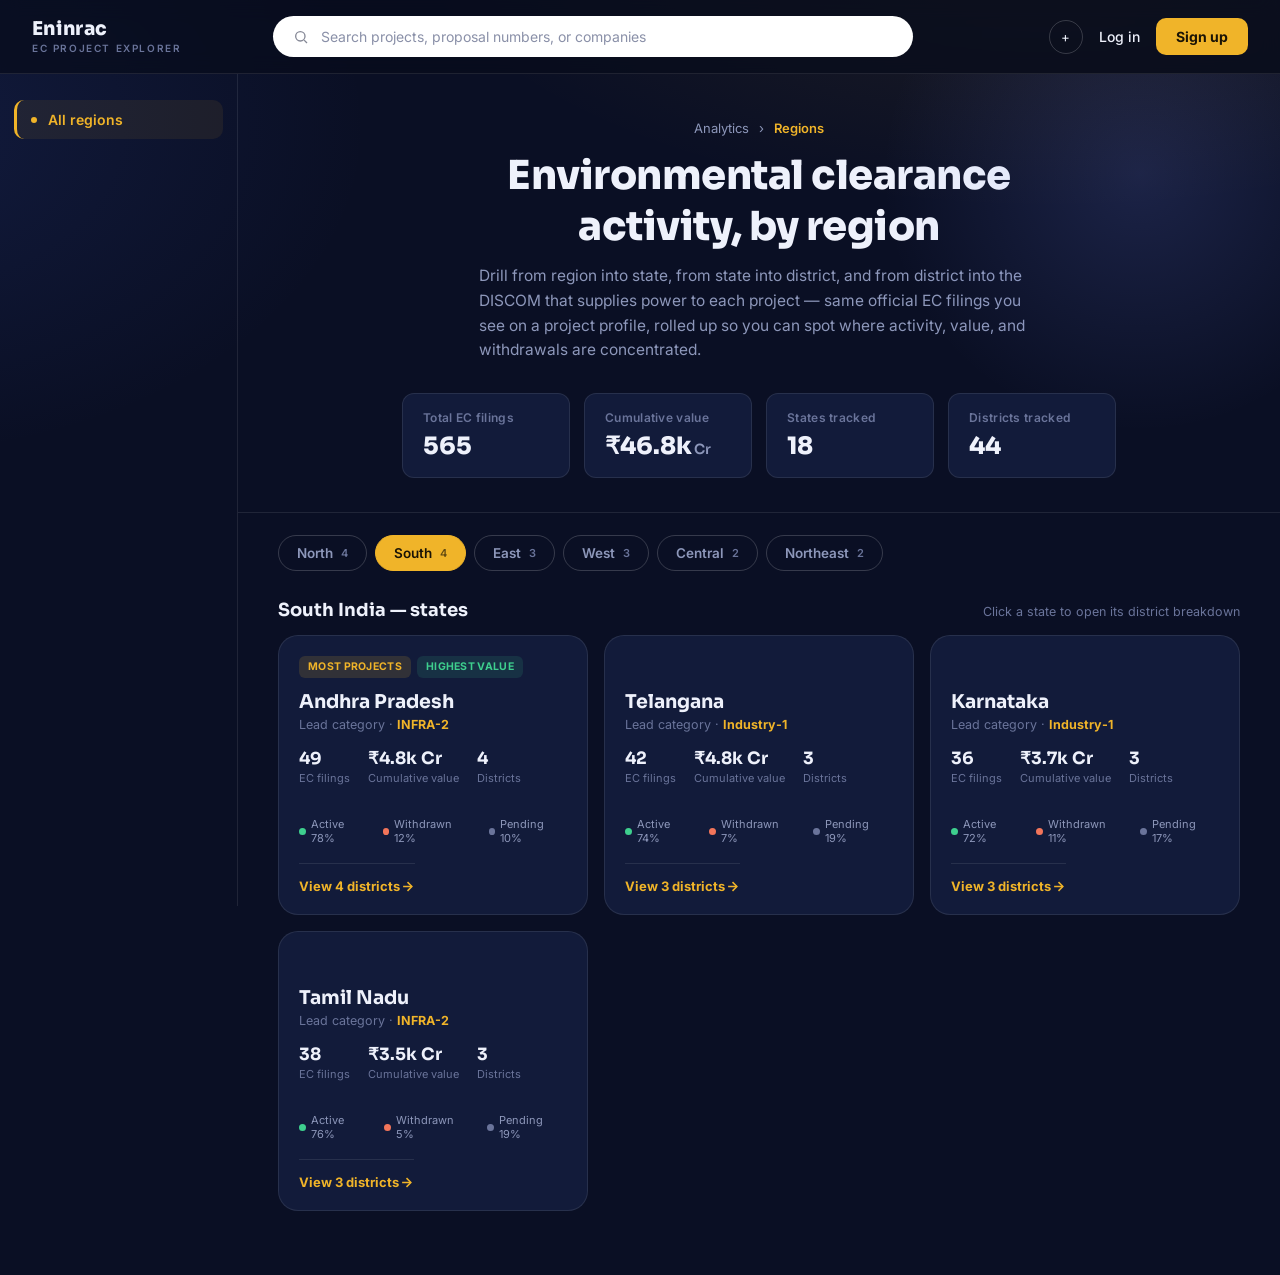
<file: ec-analytics-2.html>
<!doctype html>
<html lang="en">

<head>
  <meta charset="UTF-8" />
  <meta name="viewport" content="width=device-width, initial-scale=1.0" />
  <title>PARIVESH — EC Analytics</title>
  <link rel="preconnect" href="https://fonts.googleapis.com" />
  <link rel="preconnect" href="https://fonts.gstatic.com" crossorigin />
  <link
    href="https://fonts.googleapis.com/css2?family=Sora:wght@400;600;700;800&family=Inter:wght@400;500;600;700&display=swap"
    rel="stylesheet" />
  <link rel="stylesheet" href="style.css" />
</head>

<body>
  <nav class="topnav">
    <div class="brand">
      <span class="brand-word">Eninrac</span>
      <span class="brand-sub">EC PROJECT EXPLORER</span>
    </div>
    <div class="search">
      <svg width="16" height="16" viewBox="0 0 24 24" fill="none" stroke="currentColor" stroke-width="2">
        <circle cx="11" cy="11" r="7" />
        <line x1="21" y1="21" x2="16.65" y2="16.65" />
      </svg>
      <input type="text" placeholder="Search projects, proposal numbers, or companies" />
    </div>
    <div class="nav-right">
      <button class="icon-btn" aria-label="Add">+</button>
      <a class="link-plain" href="login.html">Log in</a>
      <a class="btn-gold" href="register.html">Sign up</a>
    </div>
  </nav>

  <div class="shell">
    <aside class="sidebar">
      <a class="side-item active" href="#"><span class="dot"></span>All regions</a>
    </aside>
    <main class="content">

      <!-- ============ VIEW 1: REGION PAGE (list of states) ============ -->
      <section class="view active" id="viewRegion">
        <section class="hero">
          <div class="eyebrow-row">
            <span>Analytics</span><span>›</span><span class="crumb-current">Regions</span>
          </div>
          <h1>Environmental clearance activity, by region</h1>
          <p class="lede">
            Drill from region into state, from state into district, and from district into the DISCOM that supplies
            power to each project — same official EC filings you see on a project profile, rolled up so you can spot
            where activity, value, and withdrawals are concentrated.
          </p>
          <div class="kpi-row" id="kpiRow"></div>
        </section>

        <div class="region-tabs" id="regionTabs"></div>

        <div class="section-head">
          <h2 id="sectionTitle">States</h2>
          <span class="hint">Click a state to open its district breakdown</span>
        </div>
        <div class="card-grid" id="stateGrid"></div>
      </section>

      <!-- ============ VIEW 2: STATE PAGE (state details + district cards) ============ -->
      <section class="view" id="viewState">
        <section class="hero">
          <div class="eyebrow-row">
            <a class="crumb-link" href="#" id="crumbRegion">Analytics</a><span>›</span>
            <a class="crumb-link" href="#" id="crumbRegionName">Regions</a><span>›</span>
            <span class="crumb-current" id="crumbState">State</span>
          </div>
          <h1 id="stateTitle">State name</h1>
          <p class="lede" id="stateLede">State summary.</p>
          <div class="kpi-row" id="stateKpiRow"></div>
        </section>

        <div class="section-head">
          <h2 id="districtSectionTitle">Districts</h2>
          <span class="hint">Click a district to see its DISCOMs</span>
        </div>
        <div class="card-grid" id="districtGrid"></div>
      </section>

      <!-- ============ VIEW 3: DISTRICT PAGE (discom cards) ============ -->
      <section class="view" id="viewDistrict">
        <section class="hero">
          <div class="eyebrow-row">
            <a class="crumb-link" href="#" id="crumbDAnalytics">Analytics</a><span>›</span>
            <a class="crumb-link" href="#" id="crumbDRegion">Region</a><span>›</span>
            <a class="crumb-link" href="#" id="crumbDState">State</a><span>›</span>
            <span class="crumb-current" id="crumbDistrict">District</span>
          </div>
          <h1 id="districtTitle">District name</h1>
          <p class="lede" id="districtLede">District summary.</p>
          <div class="kpi-row" id="districtKpiRow"></div>
        </section>

        <div class="section-head">
          <h2 id="discomSectionTitle">DISCOMs</h2>
          <span class="hint">Click a DISCOM to see its projects</span>
        </div>
        <div class="card-grid" id="discomGrid"></div>
      </section>

    </main>
  </div>

  <div class="modal-overlay" id="modalOverlay">
    <div class="modal" id="modalCard"></div>
  </div>

  <script>
    const DATA = {
      South: [
        {
          state: "Andhra Pradesh", category: "INFRA-2", active: 38, withdrawn: 6, pending: 5,
          districts: [
            { name: "Guntur", count: 11, value: 1420, active: 8, withdrawn: 2, pending: 1, sample: "Amaravati Happy Nest", status: "Withdraw EC", cat: "INFRA-2" },
            { name: "Krishna", count: 9, value: 980, active: 7, withdrawn: 1, pending: 1, sample: "Vijayawada Riverfront Housing", status: "Granted", cat: "INFRA-2" },
            { name: "Visakhapatnam", count: 14, value: 2110, active: 9, withdrawn: 1, pending: 4, sample: "Vizag Tech Corridor Phase II", status: "Under Review", cat: "Industry-1" },
            { name: "Chittoor", count: 5, value: 340, active: 4, withdrawn: 0, pending: 1, sample: "Tirupati Logistics Park", status: "Granted", cat: "INFRA-1" },
          ],
        },
        {
          state: "Telangana", category: "Industry-1", active: 31, withdrawn: 3, pending: 8,
          districts: [
            { name: "Hyderabad", count: 18, value: 3260, active: 14, withdrawn: 1, pending: 3, sample: "Hitec City Data Campus", status: "Granted", cat: "Industry-1" },
            { name: "Rangareddy", count: 10, value: 1120, active: 7, withdrawn: 1, pending: 2, sample: "Shamshabad Warehousing Hub", status: "Under Review", cat: "INFRA-2" },
            { name: "Warangal", count: 6, value: 410, active: 5, withdrawn: 0, pending: 1, sample: "Warangal Textile Park", status: "Granted", cat: "Industry-1" },
          ],
        },
        {
          state: "Karnataka", category: "Industry-1", active: 26, withdrawn: 4, pending: 6,
          districts: [
            { name: "Bengaluru Urban", count: 16, value: 2870, active: 12, withdrawn: 1, pending: 3, sample: "Outer Ring Road IT SEZ", status: "Granted", cat: "Industry-1" },
            { name: "Mysuru", count: 7, value: 560, active: 6, withdrawn: 0, pending: 1, sample: "Mysuru Heritage Housing", status: "Granted", cat: "INFRA-2" },
            { name: "Belagavi", count: 5, value: 295, active: 3, withdrawn: 1, pending: 1, sample: "Belagavi Agro Processing Unit", status: "Under Review", cat: "Industry-2" },
          ],
        },
        {
          state: "Tamil Nadu", category: "INFRA-2", active: 29, withdrawn: 2, pending: 7,
          districts: [
            { name: "Chennai", count: 15, value: 2430, active: 11, withdrawn: 1, pending: 3, sample: "OMR Coastal Residences", status: "Granted", cat: "INFRA-2" },
            { name: "Coimbatore", count: 9, value: 740, active: 7, withdrawn: 0, pending: 2, sample: "Coimbatore Textile Cluster", status: "Granted", cat: "Industry-1" },
            { name: "Madurai", count: 6, value: 355, active: 4, withdrawn: 1, pending: 1, sample: "Madurai Ring Road Housing", status: "Under Review", cat: "INFRA-2" },
          ],
        },
      ],
      North: [
        {
          state: "Uttar Pradesh", category: "INFRA-2", active: 41, withdrawn: 9, pending: 11,
          districts: [
            { name: "Lucknow", count: 12, value: 1580, active: 9, withdrawn: 2, pending: 1, sample: "Gomti Nagar Extension Homes", status: "Granted", cat: "INFRA-2" },
            { name: "Noida", count: 19, value: 3040, active: 12, withdrawn: 3, pending: 4, sample: "Noida Expressway Twin Towers", status: "Under Review", cat: "INFRA-2" },
            { name: "Varanasi", count: 6, value: 410, active: 5, withdrawn: 0, pending: 1, sample: "Kashi Riverside Housing", status: "Granted", cat: "INFRA-1" },
          ],
        },
        {
          state: "Haryana", category: "INFRA-2", active: 24, withdrawn: 5, pending: 4,
          districts: [
            { name: "Gurugram", count: 17, value: 2960, active: 12, withdrawn: 2, pending: 3, sample: "Dwarka Expressway Residences", status: "Granted", cat: "INFRA-2" },
            { name: "Faridabad", count: 8, value: 610, active: 6, withdrawn: 1, pending: 1, sample: "Faridabad Industrial Estate", status: "Under Review", cat: "Industry-1" },
          ],
        },
        {
          state: "Rajasthan", category: "Industry-1", active: 19, withdrawn: 3, pending: 6,
          districts: [
            { name: "Jaipur", count: 11, value: 970, active: 8, withdrawn: 1, pending: 2, sample: "Jaipur Ring Road Township", status: "Granted", cat: "INFRA-2" },
            { name: "Jodhpur", count: 5, value: 280, active: 4, withdrawn: 0, pending: 1, sample: "Jodhpur Solar Park Extension", status: "Granted", cat: "Industry-2" },
          ],
        },
        {
          state: "Punjab", category: "INFRA-1", active: 14, withdrawn: 2, pending: 3,
          districts: [
            { name: "Ludhiana", count: 7, value: 390, active: 5, withdrawn: 1, pending: 1, sample: "Ludhiana Cycle Valley Estate", status: "Granted", cat: "Industry-1" },
            { name: "Mohali", count: 6, value: 340, active: 4, withdrawn: 0, pending: 2, sample: "Mohali IT Park Housing", status: "Under Review", cat: "INFRA-2" },
          ],
        },
      ],
      West: [
        {
          state: "Maharashtra", category: "INFRA-2", active: 52, withdrawn: 11, pending: 14,
          districts: [
            { name: "Mumbai Suburban", count: 22, value: 4870, active: 16, withdrawn: 2, pending: 4, sample: "Bandra-Kurla Vertical Towers", status: "Granted", cat: "INFRA-2" },
            { name: "Pune", count: 18, value: 2340, active: 12, withdrawn: 2, pending: 4, sample: "Hinjewadi Phase IV Campus", status: "Under Review", cat: "Industry-1" },
            { name: "Thane", count: 12, value: 1610, active: 9, withdrawn: 1, pending: 2, sample: "Ghodbunder Road Township", status: "Granted", cat: "INFRA-2" },
            { name: "Nagpur", count: 6, value: 390, active: 5, withdrawn: 0, pending: 1, sample: "Nagpur MIHAN Logistics Park", status: "Granted", cat: "Industry-1" },
          ],
        },
        {
          state: "Gujarat", category: "Industry-1", active: 33, withdrawn: 4, pending: 9,
          districts: [
            { name: "Ahmedabad", count: 14, value: 1980, active: 10, withdrawn: 1, pending: 3, sample: "SG Highway Business District", status: "Granted", cat: "Industry-1" },
            { name: "Surat", count: 11, value: 1240, active: 8, withdrawn: 1, pending: 2, sample: "Surat Diamond Bourse Annex", status: "Granted", cat: "Industry-1" },
            { name: "Vadodara", count: 5, value: 320, active: 3, withdrawn: 1, pending: 1, sample: "Vadodara Chemical Park", status: "Under Review", cat: "Industry-2" },
          ],
        },
        {
          state: "Goa", category: "INFRA-1", active: 6, withdrawn: 1, pending: 2,
          districts: [
            { name: "North Goa", count: 4, value: 210, active: 3, withdrawn: 0, pending: 1, sample: "Candolim Coastal Resort", status: "Under Review", cat: "INFRA-1" },
            { name: "South Goa", count: 2, value: 95, active: 2, withdrawn: 0, pending: 0, sample: "Colva Beachfront Villas", status: "Granted", cat: "INFRA-1" },
          ],
        },
      ],
      East: [
        {
          state: "West Bengal", category: "INFRA-2", active: 22, withdrawn: 5, pending: 6,
          districts: [
            { name: "Kolkata", count: 13, value: 1650, active: 9, withdrawn: 2, pending: 2, sample: "New Town Eco-Housing", status: "Granted", cat: "INFRA-2" },
            { name: "Howrah", count: 6, value: 410, active: 4, withdrawn: 1, pending: 1, sample: "Howrah Riverfront Redevelopment", status: "Under Review", cat: "INFRA-1" },
          ],
        },
        {
          state: "Odisha", category: "Industry-1", active: 17, withdrawn: 2, pending: 5,
          districts: [
            { name: "Khordha", count: 8, value: 560, active: 6, withdrawn: 1, pending: 1, sample: "Bhubaneswar Smart Housing", status: "Granted", cat: "INFRA-2" },
            { name: "Jajpur", count: 6, value: 720, active: 5, withdrawn: 0, pending: 1, sample: "Jajpur Steel Corridor Unit", status: "Granted", cat: "Industry-1" },
          ],
        },
        {
          state: "Jharkhand", category: "Industry-2", active: 11, withdrawn: 1, pending: 3,
          districts: [
            { name: "Ranchi", count: 6, value: 340, active: 4, withdrawn: 1, pending: 1, sample: "Ranchi Ring Road Residences", status: "Under Review", cat: "INFRA-2" },
            { name: "Dhanbad", count: 4, value: 280, active: 3, withdrawn: 0, pending: 1, sample: "Dhanbad Coal Belt Processing", status: "Granted", cat: "Industry-2" },
          ],
        },
      ],
      Central: [
        {
          state: "Madhya Pradesh", category: "Industry-1", active: 19, withdrawn: 3, pending: 5,
          districts: [
            { name: "Indore", count: 9, value: 830, active: 6, withdrawn: 1, pending: 2, sample: "Indore Super Corridor Homes", status: "Granted", cat: "INFRA-2" },
            { name: "Bhopal", count: 7, value: 520, active: 5, withdrawn: 1, pending: 1, sample: "Bhopal Lakefront Township", status: "Under Review", cat: "INFRA-2" },
          ],
        },
        {
          state: "Chhattisgarh", category: "Industry-2", active: 9, withdrawn: 1, pending: 2,
          districts: [
            { name: "Raipur", count: 5, value: 310, active: 4, withdrawn: 0, pending: 1, sample: "Raipur New Capital Extension", status: "Granted", cat: "INFRA-1" },
            { name: "Durg", count: 3, value: 190, active: 2, withdrawn: 1, pending: 0, sample: "Durg Steel Ancillary Park", status: "Granted", cat: "Industry-2" },
          ],
        },
      ],
      Northeast: [
        {
          state: "Assam", category: "INFRA-1", active: 8, withdrawn: 1, pending: 3,
          districts: [
            { name: "Kamrup Metro", count: 5, value: 260, active: 3, withdrawn: 1, pending: 1, sample: "Guwahati Riverside Estate", status: "Under Review", cat: "INFRA-1" },
            { name: "Dibrugarh", count: 2, value: 90, active: 2, withdrawn: 0, pending: 0, sample: "Dibrugarh Tea Belt Housing", status: "Granted", cat: "INFRA-1" },
          ],
        },
        {
          state: "Meghalaya", category: "INFRA-1", active: 3, withdrawn: 0, pending: 1,
          districts: [
            { name: "East Khasi Hills", count: 2, value: 70, active: 2, withdrawn: 0, pending: 0, sample: "Shillong Hillside Homes", status: "Granted", cat: "INFRA-1" },
          ],
        },
      ],
    };

    /* ------------------------------------------------------------------
       DISCOM PLACEHOLDER DATA
       Later, build this from your JSON: group projects by
       location.state + location.district and read
       meta.powerRequirement.source as the DISCOM name.
       ------------------------------------------------------------------ */
    const DISCOM_FULL = {
      APSPDCL: "Andhra Pradesh Southern Power Distribution Company",
      APCPDCL: "Andhra Pradesh Central Power Distribution Company",
      APEPDCL: "Andhra Pradesh Eastern Power Distribution Company",
      TGSPDCL: "Telangana Southern Power Distribution Company",
      TGNPDCL: "Telangana Northern Power Distribution Company",
      BESCOM: "Bangalore Electricity Supply Company",
      CESC_MYS: "Chamundeshwari Electricity Supply Corporation",
      HESCOM: "Hubli Electricity Supply Company",
      TNPDCL: "Tamil Nadu Power Distribution Corporation",
      MVVNL: "Madhyanchal Vidyut Vitran Nigam",
      PVVNL: "Paschimanchal Vidyut Vitran Nigam",
      PuVVNL: "Purvanchal Vidyut Vitran Nigam",
      NPCL: "Noida Power Company",
      DHBVN: "Dakshin Haryana Bijli Vitran Nigam",
      JVVNL: "Jaipur Vidyut Vitran Nigam",
      JdVVNL: "Jodhpur Vidyut Vitran Nigam",
      PSPCL: "Punjab State Power Corporation",
      MSEDCL: "Maharashtra State Electricity Distribution Company",
      AEML: "Adani Electricity Mumbai",
      BEST: "Brihanmumbai Electric Supply and Transport",
      UGVCL: "Uttar Gujarat Vij Company",
      DGVCL: "Dakshin Gujarat Vij Company",
      MGVCL: "Madhya Gujarat Vij Company",
      TORRENT: "Torrent Power",
      GED: "Goa Electricity Department",
      CESC: "CESC Limited",
      WBSEDCL: "West Bengal State Electricity Distribution Company",
      TPCODL: "Tata Power Central Odisha Distribution",
      TPNODL: "Tata Power Northern Odisha Distribution",
      JBVNL: "Jharkhand Bijli Vitran Nigam",
      MPMKVVCL: "Madhya Pradesh Madhya Kshetra Vidyut Vitaran Company",
      CSPDCL: "Chhattisgarh State Power Distribution Company",
      APDCL: "Assam Power Distribution Company",
      MePDCL: "Meghalaya Power Distribution Corporation",
    };

    const DISCOM_MAP = {
      "Guntur": ["APSPDCL", "APCPDCL"], "Krishna": ["APCPDCL"], "Visakhapatnam": ["APEPDCL"], "Chittoor": ["APSPDCL"],
      "Hyderabad": ["TGSPDCL"], "Rangareddy": ["TGSPDCL"], "Warangal": ["TGNPDCL"],
      "Bengaluru Urban": ["BESCOM"], "Mysuru": ["CESC_MYS"], "Belagavi": ["HESCOM"],
      "Chennai": ["TNPDCL"], "Coimbatore": ["TNPDCL"], "Madurai": ["TNPDCL"],
      "Lucknow": ["MVVNL"], "Noida": ["NPCL", "PVVNL"], "Varanasi": ["PuVVNL"],
      "Gurugram": ["DHBVN"], "Faridabad": ["DHBVN"],
      "Jaipur": ["JVVNL"], "Jodhpur": ["JdVVNL"],
      "Ludhiana": ["PSPCL"], "Mohali": ["PSPCL"],
      "Mumbai Suburban": ["AEML", "BEST", "MSEDCL"], "Pune": ["MSEDCL"], "Thane": ["MSEDCL"], "Nagpur": ["MSEDCL"],
      "Ahmedabad": ["TORRENT", "UGVCL"], "Surat": ["DGVCL", "TORRENT"], "Vadodara": ["MGVCL"],
      "North Goa": ["GED"], "South Goa": ["GED"],
      "Kolkata": ["CESC", "WBSEDCL"], "Howrah": ["WBSEDCL"],
      "Khordha": ["TPCODL"], "Jajpur": ["TPNODL"],
      "Ranchi": ["JBVNL"], "Dhanbad": ["JBVNL"],
      "Indore": ["MPMKVVCL"], "Bhopal": ["MPMKVVCL"],
      "Raipur": ["CSPDCL"], "Durg": ["CSPDCL"],
      "Kamrup Metro": ["APDCL"], "Dibrugarh": ["APDCL"],
      "East Khasi Hills": ["MePDCL"],
    };

    // Split a district's filings/value across its DISCOMs (placeholder until real data)
    function discomsFor(d) {
      const codes = DISCOM_MAP[d.name] || ["Local DISCOM"];
      const n = codes.length;
      const cBase = Math.floor(d.count / n), cRem = d.count - cBase * n;
      const vBase = Math.floor(d.value / n), vRem = d.value - vBase * n;
      return codes.map((code, i) => ({
        code: code.replace("_MYS", " Mysore"),
        full: DISCOM_FULL[code] || code,
        count: cBase + (i === 0 ? cRem : 0),
        value: vBase + (i === 0 ? vRem : 0),
      }));
    }

    const REGION_ORDER = ["North", "South", "East", "West", "Central", "Northeast"];
    let activeRegion = "South";
    let nav = { region: null, sIdx: null, dIdx: null };

    function fmtCr(n) {
      return n >= 1000 ? (n / 1000).toFixed(1) + "k" : n.toString();
    }

    function kpiHTML(list) {
      return list.map((k) => `
    <div class="kpi">
      <div class="kpi-label">${k.label}</div>
      <div class="kpi-value">${k.value}<span class="unit">${k.unit || ""}</span></div>
    </div>`).join("");
    }

    const ARROW = `<svg width="15" height="15" viewBox="0 0 24 24" fill="none" stroke="currentColor" stroke-width="2.4"><line x1="5" y1="12" x2="19" y2="12"/><polyline points="12 5 19 12 12 19"/></svg>`;

    function enrich(region) {
      const states = DATA[region].map((s, idx) => {
        const projects = s.active + s.withdrawn + s.pending;
        const value = s.districts.reduce((a, d) => a + d.value, 0);
        return { ...s, projects, value, idx };
      });
      const topProjects = Math.max(...states.map((s) => s.projects));
      const topValue = Math.max(...states.map((s) => s.value));
      states.forEach((s) => {
        s.badges = [];
        if (s.projects === topProjects) s.badges.push({ label: "Most projects", alt: false });
        if (s.value === topValue) s.badges.push({ label: "Highest value", alt: true });
      });
      return states.sort((a, b) => b.value - a.value);
    }

    function showView(id) {
      document.querySelectorAll(".view").forEach((v) => v.classList.remove("active"));
      document.getElementById(id).classList.add("active");
      window.scrollTo({ top: 0, behavior: "instant" });
    }

    /* ---------------- VIEW 1: regions / states ---------------- */
    function renderKPIs() {
      const allStates = REGION_ORDER.flatMap((r) => DATA[r]);
      const totalProjects = allStates.reduce((a, s) => a + s.active + s.withdrawn + s.pending, 0);
      const totalValue = allStates.reduce((a, s) => a + s.districts.reduce((x, d) => x + d.value, 0), 0);
      const totalDistricts = allStates.reduce((a, s) => a + s.districts.length, 0);
      document.getElementById("kpiRow").innerHTML = kpiHTML([
        { label: "Total EC filings", value: totalProjects },
        { label: "Cumulative value", value: "₹" + fmtCr(totalValue), unit: "Cr" },
        { label: "States tracked", value: allStates.length },
        { label: "Districts tracked", value: totalDistricts },
      ]);
    }

    function renderTabs() {
      document.getElementById("regionTabs").innerHTML = REGION_ORDER.map((r) => `
    <button class="region-tab ${r === activeRegion ? "active" : ""}" data-region="${r}">
      ${r} <span class="count">${DATA[r].length}</span>
    </button>`).join("");
      document.querySelectorAll(".region-tab").forEach((btn) => {
        btn.addEventListener("click", () => {
          activeRegion = btn.dataset.region;
          renderTabs();
          renderStates();
        });
      });
    }

    function renderStates() {
      document.getElementById("sectionTitle").textContent = `${activeRegion} India — states`;
      const states = enrich(activeRegion);
      document.getElementById("stateGrid").innerHTML = states.map((s) => {
        const total = s.projects;
        const pctA = ((s.active / total) * 100).toFixed(0);
        const pctW = ((s.withdrawn / total) * 100).toFixed(0);
        const pctP = 100 - pctA - pctW;
        return `
    <button class="entity-card" data-region="${activeRegion}" data-idx="${s.idx}">
      <div class="badge-row">
        ${s.badges.map((b) => `<span class="badge ${b.alt ? "alt" : ""}">${b.label}</span>`).join("")}
      </div>
      <h3>${s.state}</h3>
      <div class="entity-meta">Lead category · <b style="color:var(--gold)">${s.category}</b></div>

      <div class="stat-strip">
        <div class="s"><div class="n">${total}</div><div class="l">EC filings</div></div>
        <div class="s"><div class="n">₹${fmtCr(s.value)} Cr</div><div class="l">Cumulative value</div></div>
        <div class="s"><div class="n">${s.districts.length}</div><div class="l">Districts</div></div>
      </div>

      <div class="status-bar">
        <div class="seg-active" style="width:${pctA}%"></div>
        <div class="seg-withdrawn" style="width:${pctW}%"></div>
        <div class="seg-pending" style="width:${pctP}%"></div>
      </div>
      <div class="status-legend">
        <span><i style="background:var(--green)"></i>Active ${pctA}%</span>
        <span><i style="background:var(--red)"></i>Withdrawn ${pctW}%</span>
        <span><i style="background:var(--muted-2)"></i>Pending ${pctP}%</span>
      </div>

      <div class="card-link">View ${s.districts.length} districts ${ARROW}</div>
    </button>`;
      }).join("");

      document.querySelectorAll("#stateGrid .entity-card").forEach((card) => {
        card.addEventListener("click", () => {
          openStatePage(card.dataset.region, Number(card.dataset.idx));
        });
      });
    }

    /* ---------------- VIEW 2: state -> districts ---------------- */
    function openStatePage(region, idx) {
      const s = DATA[region][idx];
      const total = s.active + s.withdrawn + s.pending;
      const value = s.districts.reduce((a, d) => a + d.value, 0);
      const pctA = ((s.active / total) * 100).toFixed(0);
      const pctW = ((s.withdrawn / total) * 100).toFixed(0);

      nav = { region, sIdx: idx, dIdx: null };

      document.getElementById("crumbRegion").textContent = "Analytics";
      document.getElementById("crumbRegionName").textContent = region + " India";
      document.getElementById("crumbState").textContent = s.state;
      document.getElementById("stateTitle").textContent = s.state;
      document.getElementById("stateLede").textContent =
        `${s.districts.length} districts on record in ${region} India, led by ${s.category} filings. ${pctA}% of EC filings here are currently active, ${pctW}% withdrawn.`;

      document.getElementById("stateKpiRow").innerHTML = kpiHTML([
        { label: "EC filings", value: total },
        { label: "Cumulative value", value: "₹" + fmtCr(value), unit: "Cr" },
        { label: "Districts", value: s.districts.length },
        { label: "Lead category", value: s.category },
      ]);

      document.getElementById("districtSectionTitle").textContent = `${s.state} — districts`;
      const maxDistrictValue = Math.max(...s.districts.map((x) => x.value));

      document.getElementById("districtGrid").innerHTML = s.districts.map((d, j) => {
        const dTotal = d.active + d.withdrawn + d.pending;
        const dPctA = ((d.active / dTotal) * 100).toFixed(0);
        const dPctW = ((d.withdrawn / dTotal) * 100).toFixed(0);
        const dPctP = 100 - dPctA - dPctW;
        const nDiscoms = discomsFor(d).length;
        return `
    <button class="entity-card district-card" data-didx="${j}">
      <div class="badge-row">
        ${d.value === maxDistrictValue ? '<span class="badge">Highest value</span>' : ""}
      </div>
      <h3>${d.name}</h3>
      <div class="entity-meta">${s.state} · <b style="color:var(--gold)">${d.cat}</b></div>

      <div class="stat-strip">
        <div class="s"><div class="n">${d.count}</div><div class="l">EC filings</div></div>
        <div class="s"><div class="n">₹${fmtCr(d.value)} Cr</div><div class="l">Cumulative value</div></div>
        <div class="s"><div class="n">${nDiscoms}</div><div class="l">${nDiscoms === 1 ? "DISCOM" : "DISCOMs"}</div></div>
      </div>

      <div class="status-bar">
        <div class="seg-active" style="width:${dPctA}%"></div>
        <div class="seg-withdrawn" style="width:${dPctW}%"></div>
        <div class="seg-pending" style="width:${dPctP}%"></div>
      </div>
      <div class="status-legend">
        <span><i style="background:var(--green)"></i>Active ${dPctA}%</span>
        <span><i style="background:var(--red)"></i>Withdrawn ${dPctW}%</span>
      </div>

      <div class="card-link">View ${nDiscoms === 1 ? "DISCOM" : "DISCOMs"} ${ARROW}</div>
    </button>`;
      }).join("");

      document.querySelectorAll("#districtGrid .entity-card").forEach((card) => {
        card.addEventListener("click", () => {
          openDistrictPage(region, idx, Number(card.dataset.didx));
        });
      });

      showView("viewState");
    }

    /* ---------------- VIEW 3: district -> discoms ---------------- */
    function openDistrictPage(region, sIdx, dIdx) {
      const s = DATA[region][sIdx];
      const d = s.districts[dIdx];
      const discoms = discomsFor(d);
      nav = { region, sIdx, dIdx };

      document.getElementById("crumbDAnalytics").textContent = "Analytics";
      document.getElementById("crumbDRegion").textContent = region + " India";
      document.getElementById("crumbDState").textContent = s.state;
      document.getElementById("crumbDistrict").textContent = d.name;
      document.getElementById("districtTitle").textContent = d.name;
      document.getElementById("districtLede").textContent =
        `${discoms.length} ${discoms.length === 1 ? "DISCOM supplies" : "DISCOMs supply"} power to the ${d.count} EC filings on record in ${d.name}, ${s.state}.`;

      document.getElementById("districtKpiRow").innerHTML = kpiHTML([
        { label: "EC filings", value: d.count },
        { label: "Cumulative value", value: "₹" + fmtCr(d.value), unit: "Cr" },
        { label: discoms.length === 1 ? "DISCOM" : "DISCOMs", value: discoms.length },
        { label: "Lead category", value: d.cat },
      ]);

      document.getElementById("discomSectionTitle").textContent = `${d.name} — DISCOMs`;
      const maxCount = Math.max(...discoms.map((x) => x.count));

      document.getElementById("discomGrid").innerHTML = discoms.map((c, k) => `
    <button class="entity-card district-card" data-cidx="${k}">
      <div class="badge-row">
        ${discoms.length > 1 && c.count === maxCount ? '<span class="badge">Most filings</span>' : ""}
      </div>
      <h3>${c.code}</h3>
      <div class="entity-meta">${c.full}</div>

      <div class="stat-strip">
        <div class="s"><div class="n">${c.count}</div><div class="l">EC filings</div></div>
        <div class="s"><div class="n">₹${fmtCr(c.value)} Cr</div><div class="l">Cumulative value</div></div>
      </div>

      <div class="card-link">View projects ${ARROW}</div>
    </button>`).join("");

      document.querySelectorAll("#discomGrid .entity-card").forEach((card) => {
        card.addEventListener("click", () => {
          openModal(s, d, discoms[Number(card.dataset.cidx)]);
        });
      });

      showView("viewDistrict");
    }

    /* ---------------- breadcrumbs ---------------- */
    ["crumbRegion", "crumbRegionName", "crumbDAnalytics", "crumbDRegion"].forEach((id) => {
      document.getElementById(id).addEventListener("click", (e) => {
        e.preventDefault();
        showView("viewRegion");
      });
    });
    document.getElementById("crumbDState").addEventListener("click", (e) => {
      e.preventDefault();
      openStatePage(nav.region, nav.sIdx);
    });

    /* ---------------- register popup (opens on DISCOM click) ---------------- */
    function openModal(state, district, discom) {
      const overlay = document.getElementById("modalOverlay");
      const modal = document.getElementById("modalCard");
      modal.innerHTML = `
    <button class="modal-close" id="modalClose" aria-label="Close">✕</button>

    <div class="lock-icon">
      <svg width="26" height="26" viewBox="0 0 24 24" fill="none" stroke="currentColor" stroke-width="2" stroke-linecap="round" stroke-linejoin="round">
        <rect x="3" y="11" width="18" height="11" rx="2"/>
        <path d="M7 11V7a5 5 0 0 1 10 0v4"/>
      </svg>
    </div>

    <div class="m-eyebrow">${discom.code} · ${district.name}, ${state.state}</div>
    <h3>Register to view projects</h3>
    <p class="m-note">
      If you want to visit or see the ${discom.count} ${discom.count === 1 ? "project" : "projects"} supplied by ${discom.code} in ${district.name}, please register for access.
    </p>

    <div class="m-actions">
      <a class="btn-gold" href="register.html">Register for access</a>
      <a class="link-plain" href="login.html">Already have an account? Log in</a>
    </div>
  `;
      overlay.classList.add("open");
      document.getElementById("modalClose").addEventListener("click", closeModal);
    }

    function closeModal() {
      document.getElementById("modalOverlay").classList.remove("open");
    }
    document.addEventListener("keydown", (e) => { if (e.key === "Escape") closeModal(); });
    document.getElementById("modalOverlay").addEventListener("click", (e) => {
      if (e.target.id === "modalOverlay") closeModal();
    });

    renderKPIs();
    renderTabs();
    renderStates();
  </script>
</body>

</html>
</file>
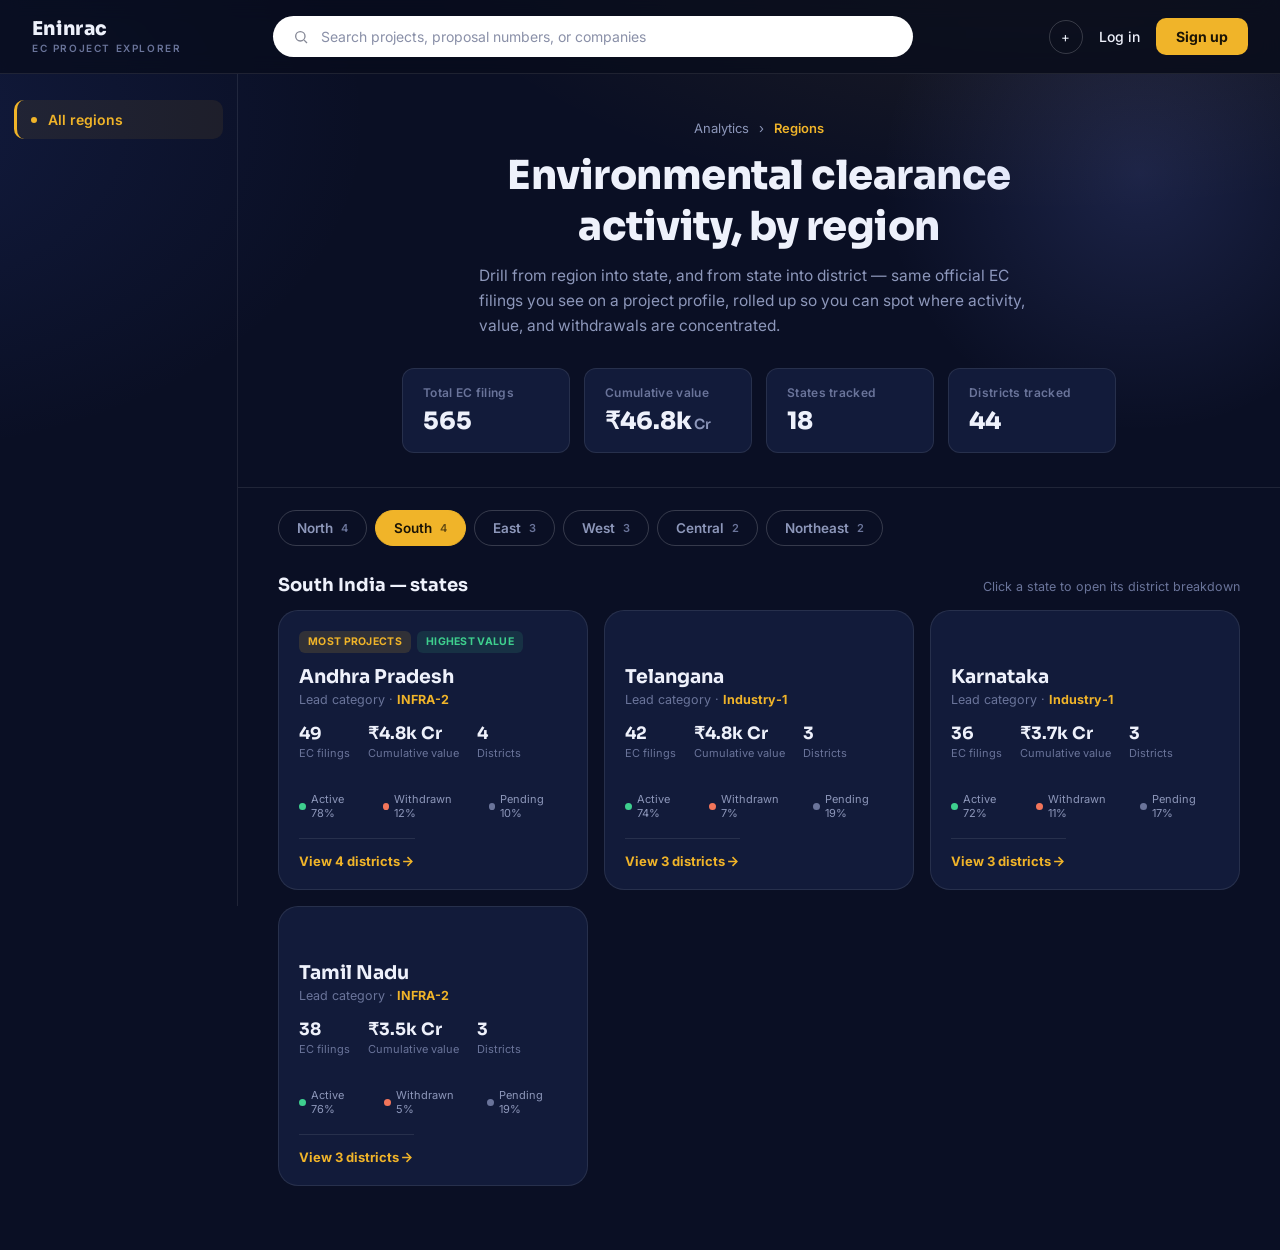
<file: ec-analytics.html>
<!doctype html>
<html lang="en">

<head>
  <meta charset="UTF-8" />
  <meta name="viewport" content="width=device-width, initial-scale=1.0" />
  <title>PARIVESH — EC Analytics</title>
  <link rel="preconnect" href="https://fonts.googleapis.com" />
  <link rel="preconnect" href="https://fonts.gstatic.com" crossorigin />
  <link
    href="https://fonts.googleapis.com/css2?family=Sora:wght@400;600;700;800&family=Inter:wght@400;500;600;700&display=swap"
    rel="stylesheet" />
  <link rel="stylesheet" href="style.css" />
</head>

<body>
  <nav class="topnav">
    <div class="brand">
      <span class="brand-word">Eninrac</span>
      <span class="brand-sub">EC PROJECT EXPLORER</span>
    </div>
    <div class="search">
      <svg width="16" height="16" viewBox="0 0 24 24" fill="none" stroke="currentColor" stroke-width="2">
        <circle cx="11" cy="11" r="7" />
        <line x1="21" y1="21" x2="16.65" y2="16.65" />
      </svg>
      <input type="text" placeholder="Search projects, proposal numbers, or companies" />
    </div>
    <div class="nav-right">
      <button class="icon-btn" aria-label="Add">+</button>
      <a class="link-plain" href="login.html">Log in</a>
      <button class="btn-gold"><a href="register.html"> Sign up</a></button>
    </div>
  </nav>

  <div class="shell">
    <aside class="sidebar">
      <a class="side-item active" href="#"><span class="dot"></span>All regions</a>
    </aside>
    <main class="content">
      <!-- ============ VIEW 1: REGION PAGE (list of states) ============ -->
      <section class="view active" id="viewRegion">
        <section class="hero">
          <div class="eyebrow-row">
            <span>Analytics</span><span>›</span><span class="crumb-current">Regions</span>
          </div>
          <h1>Environmental clearance activity, by region</h1>
          <p class="lede">
            Drill from region into state, and from state into district — same
            official EC filings you see on a project profile, rolled up so you
            can spot where activity, value, and withdrawals are concentrated.
          </p>
          <div class="kpi-row" id="kpiRow"></div>
        </section>

        <div class="region-tabs" id="regionTabs"></div>

        <div class="section-head">
          <h2 id="sectionTitle">States</h2>
          <span class="hint">Click a state to open its district breakdown</span>
        </div>
        <div class="card-grid" id="stateGrid"></div>
      </section>
      <!-- ============ VIEW 2: STATE PAGE (state details + district cards) ============ -->
      <section class="view" id="viewState">
        <section class="hero">
          <div class="eyebrow-row">
            <a class="crumb-link" href="#" id="crumbRegion">Analytics</a><span>›</span>
            <a class="crumb-link" href="#" id="crumbRegionName">Regions</a><span>›</span>
            <span class="crumb-current" id="crumbState">State</span>
          </div>
          <h1 id="stateTitle">State name</h1>
          <p class="lede" id="stateLede">State summary.</p>
          <div class="kpi-row" id="stateKpiRow"></div>
        </section>

        <div class="section-head">
          <h2 id="districtSectionTitle">Districts</h2>
          <span class="hint">Click a district for its EC filing snapshot</span>
        </div>

        <div class="card-grid" id="districtGrid"></div>
      </section>
    </main>
  </div>

  <div class="modal-overlay" id="modalOverlay">
    <div class="modal" id="modalCard"></div>
  </div>

  <script>
    const DATA = {
      South: [
        {
          state: "Andhra Pradesh",
          category: "INFRA-2",
          active: 38,
          withdrawn: 6,
          pending: 5,
          districts: [
            {
              name: "Guntur",
              count: 11,
              value: 1420,
              active: 8,
              withdrawn: 2,
              pending: 1,
              sample: "Amaravati Happy Nest",
              status: "Withdraw EC",
              cat: "INFRA-2",
            },
            {
              name: "Krishna",
              count: 9,
              value: 980,
              active: 7,
              withdrawn: 1,
              pending: 1,
              sample: "Vijayawada Riverfront Housing",
              status: "Granted",
              cat: "INFRA-2",
            },
            {
              name: "Visakhapatnam",
              count: 14,
              value: 2110,
              active: 9,
              withdrawn: 1,
              pending: 4,
              sample: "Vizag Tech Corridor Phase II",
              status: "Under Review",
              cat: "Industry-1",
            },
            {
              name: "Chittoor",
              count: 5,
              value: 340,
              active: 4,
              withdrawn: 0,
              pending: 1,
              sample: "Tirupati Logistics Park",
              status: "Granted",
              cat: "INFRA-1",
            },
          ],
        },
        {
          state: "Telangana",
          category: "Industry-1",
          active: 31,
          withdrawn: 3,
          pending: 8,
          districts: [
            {
              name: "Hyderabad",
              count: 18,
              value: 3260,
              active: 14,
              withdrawn: 1,
              pending: 3,
              sample: "Hitec City Data Campus",
              status: "Granted",
              cat: "Industry-1",
            },
            {
              name: "Rangareddy",
              count: 10,
              value: 1120,
              active: 7,
              withdrawn: 1,
              pending: 2,
              sample: "Shamshabad Warehousing Hub",
              status: "Under Review",
              cat: "INFRA-2",
            },
            {
              name: "Warangal",
              count: 6,
              value: 410,
              active: 5,
              withdrawn: 0,
              pending: 1,
              sample: "Warangal Textile Park",
              status: "Granted",
              cat: "Industry-1",
            },
          ],
        },
        {
          state: "Karnataka",
          category: "Industry-1",
          active: 26,
          withdrawn: 4,
          pending: 6,
          districts: [
            {
              name: "Bengaluru Urban",
              count: 16,
              value: 2870,
              active: 12,
              withdrawn: 1,
              pending: 3,
              sample: "Outer Ring Road IT SEZ",
              status: "Granted",
              cat: "Industry-1",
            },
            {
              name: "Mysuru",
              count: 7,
              value: 560,
              active: 6,
              withdrawn: 0,
              pending: 1,
              sample: "Mysuru Heritage Housing",
              status: "Granted",
              cat: "INFRA-2",
            },
            {
              name: "Belagavi",
              count: 5,
              value: 295,
              active: 3,
              withdrawn: 1,
              pending: 1,
              sample: "Belagavi Agro Processing Unit",
              status: "Under Review",
              cat: "Industry-2",
            },
          ],
        },
        {
          state: "Tamil Nadu",
          category: "INFRA-2",
          active: 29,
          withdrawn: 2,
          pending: 7,
          districts: [
            {
              name: "Chennai",
              count: 15,
              value: 2430,
              active: 11,
              withdrawn: 1,
              pending: 3,
              sample: "OMR Coastal Residences",
              status: "Granted",
              cat: "INFRA-2",
            },
            {
              name: "Coimbatore",
              count: 9,
              value: 740,
              active: 7,
              withdrawn: 0,
              pending: 2,
              sample: "Coimbatore Textile Cluster",
              status: "Granted",
              cat: "Industry-1",
            },
            {
              name: "Madurai",
              count: 6,
              value: 355,
              active: 4,
              withdrawn: 1,
              pending: 1,
              sample: "Madurai Ring Road Housing",
              status: "Under Review",
              cat: "INFRA-2",
            },
          ],
        },
      ],
      North: [
        {
          state: "Uttar Pradesh",
          category: "INFRA-2",
          active: 41,
          withdrawn: 9,
          pending: 11,
          districts: [
            {
              name: "Lucknow",
              count: 12,
              value: 1580,
              active: 9,
              withdrawn: 2,
              pending: 1,
              sample: "Gomti Nagar Extension Homes",
              status: "Granted",
              cat: "INFRA-2",
            },
            {
              name: "Noida",
              count: 19,
              value: 3040,
              active: 12,
              withdrawn: 3,
              pending: 4,
              sample: "Noida Expressway Twin Towers",
              status: "Under Review",
              cat: "INFRA-2",
            },
            {
              name: "Varanasi",
              count: 6,
              value: 410,
              active: 5,
              withdrawn: 0,
              pending: 1,
              sample: "Kashi Riverside Housing",
              status: "Granted",
              cat: "INFRA-1",
            },
          ],
        },
        {
          state: "Haryana",
          category: "INFRA-2",
          active: 24,
          withdrawn: 5,
          pending: 4,
          districts: [
            {
              name: "Gurugram",
              count: 17,
              value: 2960,
              active: 12,
              withdrawn: 2,
              pending: 3,
              sample: "Dwarka Expressway Residences",
              status: "Granted",
              cat: "INFRA-2",
            },
            {
              name: "Faridabad",
              count: 8,
              value: 610,
              active: 6,
              withdrawn: 1,
              pending: 1,
              sample: "Faridabad Industrial Estate",
              status: "Under Review",
              cat: "Industry-1",
            },
          ],
        },
        {
          state: "Rajasthan",
          category: "Industry-1",
          active: 19,
          withdrawn: 3,
          pending: 6,
          districts: [
            {
              name: "Jaipur",
              count: 11,
              value: 970,
              active: 8,
              withdrawn: 1,
              pending: 2,
              sample: "Jaipur Ring Road Township",
              status: "Granted",
              cat: "INFRA-2",
            },
            {
              name: "Jodhpur",
              count: 5,
              value: 280,
              active: 4,
              withdrawn: 0,
              pending: 1,
              sample: "Jodhpur Solar Park Extension",
              status: "Granted",
              cat: "Industry-2",
            },
          ],
        },
        {
          state: "Punjab",
          category: "INFRA-1",
          active: 14,
          withdrawn: 2,
          pending: 3,
          districts: [
            {
              name: "Ludhiana",
              count: 7,
              value: 390,
              active: 5,
              withdrawn: 1,
              pending: 1,
              sample: "Ludhiana Cycle Valley Estate",
              status: "Granted",
              cat: "Industry-1",
            },
            {
              name: "Mohali",
              count: 6,
              value: 340,
              active: 4,
              withdrawn: 0,
              pending: 2,
              sample: "Mohali IT Park Housing",
              status: "Under Review",
              cat: "INFRA-2",
            },
          ],
        },
      ],
      West: [
        {
          state: "Maharashtra",
          category: "INFRA-2",
          active: 52,
          withdrawn: 11,
          pending: 14,
          districts: [
            {
              name: "Mumbai Suburban",
              count: 22,
              value: 4870,
              active: 16,
              withdrawn: 2,
              pending: 4,
              sample: "Bandra-Kurla Vertical Towers",
              status: "Granted",
              cat: "INFRA-2",
            },
            {
              name: "Pune",
              count: 18,
              value: 2340,
              active: 12,
              withdrawn: 2,
              pending: 4,
              sample: "Hinjewadi Phase IV Campus",
              status: "Under Review",
              cat: "Industry-1",
            },
            {
              name: "Thane",
              count: 12,
              value: 1610,
              active: 9,
              withdrawn: 1,
              pending: 2,
              sample: "Ghodbunder Road Township",
              status: "Granted",
              cat: "INFRA-2",
            },
            {
              name: "Nagpur",
              count: 6,
              value: 390,
              active: 5,
              withdrawn: 0,
              pending: 1,
              sample: "Nagpur MIHAN Logistics Park",
              status: "Granted",
              cat: "Industry-1",
            },
          ],
        },
        {
          state: "Gujarat",
          category: "Industry-1",
          active: 33,
          withdrawn: 4,
          pending: 9,
          districts: [
            {
              name: "Ahmedabad",
              count: 14,
              value: 1980,
              active: 10,
              withdrawn: 1,
              pending: 3,
              sample: "SG Highway Business District",
              status: "Granted",
              cat: "Industry-1",
            },
            {
              name: "Surat",
              count: 11,
              value: 1240,
              active: 8,
              withdrawn: 1,
              pending: 2,
              sample: "Surat Diamond Bourse Annex",
              status: "Granted",
              cat: "Industry-1",
            },
            {
              name: "Vadodara",
              count: 5,
              value: 320,
              active: 3,
              withdrawn: 1,
              pending: 1,
              sample: "Vadodara Chemical Park",
              status: "Under Review",
              cat: "Industry-2",
            },
          ],
        },
        {
          state: "Goa",
          category: "INFRA-1",
          active: 6,
          withdrawn: 1,
          pending: 2,
          districts: [
            {
              name: "North Goa",
              count: 4,
              value: 210,
              active: 3,
              withdrawn: 0,
              pending: 1,
              sample: "Candolim Coastal Resort",
              status: "Under Review",
              cat: "INFRA-1",
            },
            {
              name: "South Goa",
              count: 2,
              value: 95,
              active: 2,
              withdrawn: 0,
              pending: 0,
              sample: "Colva Beachfront Villas",
              status: "Granted",
              cat: "INFRA-1",
            },
          ],
        },
      ],
      East: [
        {
          state: "West Bengal",
          category: "INFRA-2",
          active: 22,
          withdrawn: 5,
          pending: 6,
          districts: [
            {
              name: "Kolkata",
              count: 13,
              value: 1650,
              active: 9,
              withdrawn: 2,
              pending: 2,
              sample: "New Town Eco-Housing",
              status: "Granted",
              cat: "INFRA-2",
            },
            {
              name: "Howrah",
              count: 6,
              value: 410,
              active: 4,
              withdrawn: 1,
              pending: 1,
              sample: "Howrah Riverfront Redevelopment",
              status: "Under Review",
              cat: "INFRA-1",
            },
          ],
        },
        {
          state: "Odisha",
          category: "Industry-1",
          active: 17,
          withdrawn: 2,
          pending: 5,
          districts: [
            {
              name: "Khordha",
              count: 8,
              value: 560,
              active: 6,
              withdrawn: 1,
              pending: 1,
              sample: "Bhubaneswar Smart Housing",
              status: "Granted",
              cat: "INFRA-2",
            },
            {
              name: "Jajpur",
              count: 6,
              value: 720,
              active: 5,
              withdrawn: 0,
              pending: 1,
              sample: "Jajpur Steel Corridor Unit",
              status: "Granted",
              cat: "Industry-1",
            },
          ],
        },
        {
          state: "Jharkhand",
          category: "Industry-2",
          active: 11,
          withdrawn: 1,
          pending: 3,
          districts: [
            {
              name: "Ranchi",
              count: 6,
              value: 340,
              active: 4,
              withdrawn: 1,
              pending: 1,
              sample: "Ranchi Ring Road Residences",
              status: "Under Review",
              cat: "INFRA-2",
            },
            {
              name: "Dhanbad",
              count: 4,
              value: 280,
              active: 3,
              withdrawn: 0,
              pending: 1,
              sample: "Dhanbad Coal Belt Processing",
              status: "Granted",
              cat: "Industry-2",
            },
          ],
        },
      ],
      Central: [
        {
          state: "Madhya Pradesh",
          category: "Industry-1",
          active: 19,
          withdrawn: 3,
          pending: 5,
          districts: [
            {
              name: "Indore",
              count: 9,
              value: 830,
              active: 6,
              withdrawn: 1,
              pending: 2,
              sample: "Indore Super Corridor Homes",
              status: "Granted",
              cat: "INFRA-2",
            },
            {
              name: "Bhopal",
              count: 7,
              value: 520,
              active: 5,
              withdrawn: 1,
              pending: 1,
              sample: "Bhopal Lakefront Township",
              status: "Under Review",
              cat: "INFRA-2",
            },
          ],
        },
        {
          state: "Chhattisgarh",
          category: "Industry-2",
          active: 9,
          withdrawn: 1,
          pending: 2,
          districts: [
            {
              name: "Raipur",
              count: 5,
              value: 310,
              active: 4,
              withdrawn: 0,
              pending: 1,
              sample: "Raipur New Capital Extension",
              status: "Granted",
              cat: "INFRA-1",
            },
            {
              name: "Durg",
              count: 3,
              value: 190,
              active: 2,
              withdrawn: 1,
              pending: 0,
              sample: "Durg Steel Ancillary Park",
              status: "Granted",
              cat: "Industry-2",
            },
          ],
        },
      ],
      Northeast: [
        {
          state: "Assam",
          category: "INFRA-1",
          active: 8,
          withdrawn: 1,
          pending: 3,
          districts: [
            {
              name: "Kamrup Metro",
              count: 5,
              value: 260,
              active: 3,
              withdrawn: 1,
              pending: 1,
              sample: "Guwahati Riverside Estate",
              status: "Under Review",
              cat: "INFRA-1",
            },
            {
              name: "Dibrugarh",
              count: 2,
              value: 90,
              active: 2,
              withdrawn: 0,
              pending: 0,
              sample: "Dibrugarh Tea Belt Housing",
              status: "Granted",
              cat: "INFRA-1",
            },
          ],
        },
        {
          state: "Meghalaya",
          category: "INFRA-1",
          active: 3,
          withdrawn: 0,
          pending: 1,
          districts: [
            {
              name: "East Khasi Hills",
              count: 2,
              value: 70,
              active: 2,
              withdrawn: 0,
              pending: 0,
              sample: "Shillong Hillside Homes",
              status: "Granted",
              cat: "INFRA-1",
            },
          ],
        },
      ],
    };

    const REGION_ORDER = [
      "North",
      "South",
      "East",
      "West",
      "Central",
      "Northeast",
    ];
    let activeRegion = "South";

    function fmtCr(n) {
      return n >= 1000 ? (n / 1000).toFixed(1) + "k" : n.toString();
    }

    function enrich(region) {
      const states = DATA[region].map((s, idx) => {
        const projects = s.active + s.withdrawn + s.pending;
        const value = s.districts.reduce((a, d) => a + d.value, 0);
        return { ...s, projects, value, idx };
      });
      const topProjects = Math.max(...states.map((s) => s.projects));
      const topValue = Math.max(...states.map((s) => s.value));
      states.forEach((s) => {
        s.badges = [];
        if (s.projects === topProjects)
          s.badges.push({ label: "Most projects", alt: false });
        if (s.value === topValue)
          s.badges.push({ label: "Highest value", alt: true });
      });
      return states.sort((a, b) => b.value - a.value);
    }

    function showView(id) {
      document
        .querySelectorAll(".view")
        .forEach((v) => v.classList.remove("active"));
      document.getElementById(id).classList.add("active");
      window.scrollTo({ top: 0, behavior: "instant" });
    }

    function renderKPIs() {
      const allStates = REGION_ORDER.flatMap((r) => DATA[r]);
      const totalProjects = allStates.reduce(
        (a, s) => a + s.active + s.withdrawn + s.pending,
        0,
      );
      const totalValue = allStates.reduce(
        (a, s) => a + s.districts.reduce((x, d) => x + d.value, 0),
        0,
      );
      const totalDistricts = allStates.reduce(
        (a, s) => a + s.districts.length,
        0,
      );
      const kpis = [
        { label: "Total EC filings", value: totalProjects, unit: "" },
        {
          label: "Cumulative value",
          value: "₹" + fmtCr(totalValue),
          unit: "Cr",
        },
        { label: "States tracked", value: allStates.length, unit: "" },
        { label: "Districts tracked", value: totalDistricts, unit: "" },
      ];
      document.getElementById("kpiRow").innerHTML = kpis
        .map(
          (k) => `
    <div class="kpi">
      <div class="kpi-label">${k.label}</div>
      <div class="kpi-value">${k.value}<span class="unit">${k.unit}</span></div>
    </div>`,
        )
        .join("");
    }

    function renderTabs() {
      document.getElementById("regionTabs").innerHTML = REGION_ORDER.map(
        (r) => `
    <button class="region-tab ${r === activeRegion ? "active" : ""}" data-region="${r}">
      ${r} <span class="count">${DATA[r].length}</span>
    </button>`,
      ).join("");
      document.querySelectorAll(".region-tab").forEach((btn) => {
        btn.addEventListener("click", () => {
          activeRegion = btn.dataset.region;
          renderTabs();
          renderStates();
        });
      });
    }

    function renderStates() {
      document.getElementById("sectionTitle").textContent =
        `${activeRegion} India — states`;
      const states = enrich(activeRegion);
      document.getElementById("stateGrid").innerHTML = states
        .map((s) => {
          const total = s.projects;
          const pctA = ((s.active / total) * 100).toFixed(0);
          const pctW = ((s.withdrawn / total) * 100).toFixed(0);
          const pctP = 100 - pctA - pctW;
          return `
    <button class="entity-card" data-region="${activeRegion}" data-idx="${s.idx}">
      <div class="badge-row">
        ${s.badges.map((b) => `<span class="badge ${b.alt ? "alt" : ""}">${b.label}</span>`).join("")}
      </div>
      <h3>${s.state}</h3>
      <div class="entity-meta">Lead category · <b style="color:var(--gold)">${s.category}</b></div>

      <div class="stat-strip">
        <div class="s"><div class="n">${total}</div><div class="l">EC filings</div></div>
        <div class="s"><div class="n">₹${fmtCr(s.value)} Cr</div><div class="l">Cumulative value</div></div>
        <div class="s"><div class="n">${s.districts.length}</div><div class="l">Districts</div></div>
      </div>

      <div class="status-bar">
        <div class="seg-active" style="width:${pctA}%"></div>
        <div class="seg-withdrawn" style="width:${pctW}%"></div>
        <div class="seg-pending" style="width:${pctP}%"></div>
      </div>
      <div class="status-legend">
        <span><i style="background:var(--green)"></i>Active ${pctA}%</span>
        <span><i style="background:var(--red)"></i>Withdrawn ${pctW}%</span>
        <span><i style="background:var(--muted-2)"></i>Pending ${pctP}%</span>
      </div>

      <div class="card-link">
        View ${s.districts.length} districts
        <svg width="15" height="15" viewBox="0 0 24 24" fill="none" stroke="currentColor" stroke-width="2.4"><line x1="5" y1="12" x2="19" y2="12"/><polyline points="12 5 19 12 12 19"/></svg>
      </div>
    </button>`;
        })
        .join("");

      document.querySelectorAll("#stateGrid .entity-card").forEach((card) => {
        card.addEventListener("click", () => {
          openStatePage(card.dataset.region, Number(card.dataset.idx));
        });
      });
    }

    function openStatePage(region, idx) {
      const s = DATA[region][idx];
      const total = s.active + s.withdrawn + s.pending;
      const value = s.districts.reduce((a, d) => a + d.value, 0);
      const pctA = ((s.active / total) * 100).toFixed(0);
      const pctW = ((s.withdrawn / total) * 100).toFixed(0);

      document.getElementById("crumbRegion").textContent = "Analytics";
      document.getElementById("crumbRegionName").textContent =
        region + " India";
      document.getElementById("crumbState").textContent = s.state;
      document.getElementById("stateTitle").textContent = s.state;
      document.getElementById("stateLede").textContent =
        `${s.districts.length} districts on record in ${region} India, led by ${s.category} filings. ${pctA}% of EC filings here are currently active, ${pctW}% withdrawn.`;

      document.getElementById("stateKpiRow").innerHTML = [
        { label: "EC filings", value: total, unit: "" },
        { label: "Cumulative value", value: "₹" + fmtCr(value), unit: "Cr" },
        { label: "Districts", value: s.districts.length, unit: "" },
        { label: "Lead category", value: s.category, unit: "" },
      ]
        .map(
          (k) => `
    <div class="kpi">
      <div class="kpi-label">${k.label}</div>
      <div class="kpi-value">${k.value}<span class="unit">${k.unit}</span></div>
    </div>`,
        )
        .join("");

      document.getElementById("districtSectionTitle").textContent =
        `${s.state} — districts`;

      const maxDistrictValue = Math.max(...s.districts.map((x) => x.value));

      document.getElementById("districtGrid").innerHTML = s.districts
        .map((d, j) => {
          const dTotal = d.active + d.withdrawn + d.pending;
          const dPctA = ((d.active / dTotal) * 100).toFixed(0);
          const dPctW = ((d.withdrawn / dTotal) * 100).toFixed(0);
          const dPctP = 100 - dPctA - dPctW;
          return `
    <button class="entity-card district-card" data-didx="${j}">
      <div class="badge-row">
        ${d.value === maxDistrictValue ? '<span class="badge">Highest value</span>' : ""}
      </div>
      <h3>${d.name}</h3>
      <div class="entity-meta">${s.state} · <b style="color:var(--gold)">${d.cat}</b></div>

      <div class="stat-strip">
        <div class="s"><div class="n">${d.count}</div><div class="l">EC filings</div></div>
        <div class="s"><div class="n">₹${fmtCr(d.value)} Cr</div><div class="l">Cumulative value</div></div>
      </div>

      <div class="status-bar">
        <div class="seg-active" style="width:${dPctA}%"></div>
        <div class="seg-withdrawn" style="width:${dPctW}%"></div>
        <div class="seg-pending" style="width:${dPctP}%"></div>
      </div>
      <div class="status-legend">
        <span><i style="background:var(--green)"></i>Active ${dPctA}%</span>
        <span><i style="background:var(--red)"></i>Withdrawn ${dPctW}%</span>
      </div>

      <div class="card-link">
        View project spotlight
        <svg width="15" height="15" viewBox="0 0 24 24" fill="none" stroke="currentColor" stroke-width="2.4"><line x1="5" y1="12" x2="19" y2="12"/><polyline points="12 5 19 12 12 19"/></svg>
      </div>
    </button>`;
        })
        .join("");

      document
        .querySelectorAll("#districtGrid .entity-card")
        .forEach((card) => {
          card.addEventListener("click", () => {
            openModal(s, s.districts[Number(card.dataset.didx)]);
          });
        });

      showView("viewState");
    }

    document.getElementById("crumbRegion").addEventListener("click", (e) => {
      e.preventDefault();
      showView("viewRegion");
    });
    document
      .getElementById("crumbRegionName")
      .addEventListener("click", (e) => {
        e.preventDefault();
        showView("viewRegion");
      });

    function openModal(state, district) {
      const overlay = document.getElementById('modalOverlay');
      const modal = document.getElementById('modalCard');
      modal.innerHTML = `
    <button class="modal-close" id="modalClose" aria-label="Close">✕</button>

    <div class="lock-icon">
      <svg width="26" height="26" viewBox="0 0 24 24" fill="none" stroke="currentColor" stroke-width="2" stroke-linecap="round" stroke-linejoin="round">
        <rect x="3" y="11" width="18" height="11" rx="2"/>
        <path d="M7 11V7a5 5 0 0 1 10 0v4"/>
      </svg>
    </div>

    <div class="m-eyebrow">${district.name}, ${state.state}</div>
    <h3>Register to view projects</h3>
    <p class="m-note">
      If you want to visit or see projects in ${district.name}, please register for access.
    </p>

    <div class="m-actions">
      <a class="btn-gold" href="register.html">Register for access</a>
      <a class="link-plain" href="login.html">Already have an account? Log in</a>
    </div>
  `;
      overlay.classList.add('open');
      document.getElementById('modalClose').addEventListener('click', closeModal);
    }

    function closeModal() {
      document.getElementById("modalOverlay").classList.remove("open");
    }

    document.addEventListener('keydown', (e) => { if (e.key === 'Escape') closeModal(); });

    document.getElementById("modalOverlay").addEventListener("click", (e) => {
      if (e.target.id === "modalOverlay") closeModal();
    });

    renderKPIs();
    renderTabs();
    renderStates();
  </script>
</body>

</html>
</file>
<file: style.css>
:root {
    --bg: #0a0f24;
    --bg-2: #0d1530;
    --panel: #121b3a;
    --panel-2: #161f42;
    --panel-hover: #1b2550;
    --border: rgba(255, 255, 255, 0.09);
    --border-strong: rgba(255, 255, 255, 0.16);
    --gold: #f0b429;
    --gold-dim: rgba(240, 180, 41, 0.14);
    --text: #eef1fb;
    --muted: #8d97ba;
    --muted-2: #6a749a;
    --green: #3ecf8e;
    --red: #f2755a;
    --radius-lg: 18px;
    --radius-md: 12px;
    --radius-sm: 8px;
    --shadow: 0 20px 50px -20px rgba(0, 0, 0, 0.6);
}

/* Brand is a fixed dark navy system by design; keep it stable across
     color-scheme preferences so the analytics view matches the rest of
     the product regardless of the viewer's OS setting. */
@media (prefers-color-scheme: light) {
    :root:not([data-theme="light"]) {
        --bg: #0a0f24;
        --panel: #121b3a;
        --text: #eef1fb;
    }
}

:root[data-theme="dark"] {
    --bg: #0a0f24;
    --panel: #121b3a;
    --text: #eef1fb;
}

* {
    box-sizing: border-box;
}

html,
body {
    margin: 0;
    padding: 0;
}

body {
    background:
        radial-gradient(1100px 520px at 82% -8%, rgba(240, 180, 41, 0.10), transparent 60%),
        radial-gradient(900px 600px at -10% 10%, rgba(60, 90, 200, 0.16), transparent 55%),
        var(--bg);
    color: var(--text);
    font-family: 'Inter', system-ui, sans-serif;
    min-height: 100vh;
    -webkit-font-smoothing: antialiased;
}

h1,
h2,
h3,
.brand-word {
    font-family: 'Sora', 'Inter', sans-serif;
}

a {
    color: inherit;
    text-decoration: none;
}

button {
    font-family: inherit;
    cursor: pointer;
}

.topnav {
    display: flex;
    align-items: center;
    gap: 24px;
    padding: 16px 32px;
    border-bottom: 1px solid var(--border);
    background: rgba(8, 12, 28, 0.7);
    position: sticky;
    top: 0;
    z-index: 40;
    backdrop-filter: blur(10px);
}

.brand {
    display: flex;
    flex-direction: column;
    line-height: 1.05;
    margin-right: 12px;
    white-space: nowrap;
}

.brand .brand-word {
    font-weight: 800;
    font-size: 19px;
    letter-spacing: 0.3px;
}

.brand .brand-sub {
    font-size: 10px;
    letter-spacing: 1.6px;
    color: var(--muted-2);
    font-weight: 600;
    margin-top: 3px;
}

.search {
    flex: 1;
    max-width: 640px;
    margin: 0 auto;
    display: flex;
    align-items: center;
    gap: 10px;
    background: #fff;
    color: #20263f;
    border-radius: 999px;
    padding: 11px 20px;
}

.search svg {
    flex: none;
    opacity: 0.55;
}

.search input {
    border: none;
    outline: none;
    flex: 1;
    font-size: 14px;
    font-family: inherit;
    color: #20263f;
    background: transparent;
}

.search input::placeholder {
    color: #8a90a8;
}

.nav-right {
    display: flex;
    align-items: center;
    gap: 16px;
    margin-left: auto;
}

.icon-btn {
    width: 34px;
    height: 34px;
    border-radius: 50%;
    border: 1px solid var(--border-strong);
    display: flex;
    align-items: center;
    justify-content: center;
    color: var(--text);
    background: transparent;
}

.link-plain {
    font-size: 14px;
    font-weight: 500;
    color: var(--text);
}

.btn-gold {
    background: var(--gold);
    color: #1a1406;
    font-weight: 700;
    font-size: 14px;
    padding: 10px 20px;
    border-radius: 10px;
    border: none;
}

.shell {
    display: flex;
    align-items: flex-start;
}

.sidebar {
    width: 238px;
    flex: none;
    padding: 26px 14px;
    border-right: 1px solid var(--border);

    /* pinned under the top nav (68px = nav height) */
    position: sticky;
    top: 68px;
    height: calc(100vh - 68px);
    overflow-y: auto;
    z-index: 30;
}

.side-item {
    display: flex;
    align-items: center;
    gap: 11px;
    padding: 11px 14px;
    border-radius: 10px;
    margin-bottom: 4px;
    font-size: 14px;
    color: var(--muted);
    font-weight: 500;
    border-left: 3px solid transparent;
}

.side-item .dot {
    width: 6px;
    height: 6px;
    border-radius: 50%;
    background: currentColor;
    flex: none;
}

.side-item.active {
    color: var(--gold);
    background: rgba(240, 180, 41, 0.08);
    border-left: 3px solid var(--gold);
    font-weight: 600;
}

.side-item:not(.active):hover {
    color: var(--text);
    background: rgba(255, 255, 255, 0.04);
}

.content {
    flex: 1;
    min-width: 0;
    padding: 0 0 64px;
}

.hero {
    position: relative;
    overflow: hidden;
    padding: 46px 40px 34px;
    border-bottom: 1px solid var(--border);
    display: flex;
    flex-direction: column;
    align-items: center;
}

.hero::after {
    content: "";
    position: absolute;
    right: -120px;
    top: -160px;
    width: 520px;
    height: 520px;
    border-radius: 50%;
    background: radial-gradient(circle at 50% 50%, rgba(120, 140, 255, 0.16), transparent 70%);
    pointer-events: none;
}

.eyebrow-row {
    display: flex;
    align-items: center;
    gap: 10px;
    color: var(--muted);
    font-size: 13px;
    margin-bottom: 14px;
}

.eyebrow-row a.crumb-link {
    color: var(--muted);
}

.eyebrow-row a.crumb-link:hover {
    color: var(--text);
}

.eyebrow-row .crumb-current {
    color: var(--gold);
    font-weight: 600;
}

.hero h1 {
    font-size: 40px;
    font-weight: 800;
    margin: 0 0 12px;
    letter-spacing: -0.5px;
    max-width: 640px;
    text-align: center;
}

.hero p.lede {
    color: var(--muted);
    font-size: 15.5px;
    line-height: 1.6;
    max-width: 560px;
    margin: 0 0 30px;
}

.kpi-row {
    display: flex;
    gap: 14px;
    flex-wrap: wrap;
    position: relative;
    z-index: 1;
}

.kpi {
    background: var(--panel);
    border: 1px solid var(--border);
    border-radius: var(--radius-md);
    padding: 16px 20px;
    min-width: 168px;
}

.kpi .kpi-label {
    font-size: 12px;
    color: var(--muted-2);
    font-weight: 600;
    letter-spacing: 0.3px;
}

.kpi .kpi-value {
    font-size: 24px;
    font-weight: 800;
    margin-top: 6px;
    font-family: 'Sora', sans-serif;
}

.kpi .kpi-value .unit {
    font-size: 14px;
    color: var(--muted);
    font-weight: 600;
    margin-left: 2px;
}

.region-tabs {
    display: flex;
    gap: 8px;
    flex-wrap: wrap;
    padding: 22px 40px 0;
}

.region-tab {
    background: transparent;
    border: 1px solid var(--border-strong);
    color: var(--muted);
    padding: 9px 18px;
    border-radius: 999px;
    font-size: 13.5px;
    font-weight: 600;
    display: flex;
    align-items: center;
    gap: 8px;
}

.region-tab .count {
    font-size: 11px;
    color: var(--muted-2);
    font-weight: 600;
}

.region-tab.active {
    background: var(--gold);
    border-color: var(--gold);
    color: #1a1406;
}

.region-tab.active .count {
    color: rgba(26, 20, 6, 0.65);
}

.region-tab:not(.active):hover {
    border-color: var(--gold);
    color: var(--text);
}

.section-head {
    display: flex;
    align-items: baseline;
    justify-content: space-between;
    padding: 28px 40px 14px;
}

.section-head h2 {
    font-size: 18px;
    font-weight: 700;
    margin: 0;
}

.section-head .hint {
    font-size: 12.5px;
    color: var(--muted-2);
}

.card-grid {
    display: grid;
    grid-template-columns: repeat(auto-fill, minmax(280px, 1fr));
    gap: 16px;
    padding: 0 40px;
}

.entity-card {
    background: var(--panel);
    border: 1px solid var(--border);
    border-radius: var(--radius-lg);
    padding: 20px;
    position: relative;
    display: flex;
    flex-direction: column;
    transition: border-color .15s ease, transform .15s ease, background .15s ease;
    text-align: left;
    width: 100%;
    color: inherit;
}

.entity-card:hover {
    border-color: var(--gold);
    transform: translateY(-2px);
}

.badge-row {
    display: flex;
    gap: 6px;
    flex-wrap: wrap;
    margin-bottom: 12px;
    min-height: 22px;
}

.badge {
    font-size: 10.5px;
    font-weight: 700;
    letter-spacing: 0.3px;
    padding: 4px 9px;
    border-radius: 6px;
    background: var(--gold-dim);
    color: var(--gold);
    text-transform: uppercase;
}

.badge.alt {
    background: rgba(62, 207, 142, 0.12);
    color: var(--green);
}

.entity-card h3 {
    font-size: 19px;
    font-weight: 700;
    margin: 0 0 3px;
}

.entity-card .entity-meta {
    font-size: 12.5px;
    color: var(--muted-2);
    margin-bottom: 16px;
}

.stat-strip {
    display: flex;
    gap: 18px;
    margin-bottom: 16px;
}

.stat-strip .s .n {
    font-family: 'Sora', sans-serif;
    font-weight: 700;
    font-size: 17px;
}

.stat-strip .s .l {
    font-size: 11px;
    color: var(--muted-2);
    margin-top: 2px;
}

.status-bar {
    height: 6px;
    border-radius: 4px;
    overflow: hidden;
    display: flex;
    margin-bottom: 10px;
    background: rgba(255, 255, 255, 0.06);
}

.status-bar .seg-active {
    background: var(--green);
}

.status-bar .seg-withdrawn {
    background: var(--red);
}

.status-bar .seg-pending {
    background: var(--muted-2);
}

.status-legend {
    display: flex;
    gap: 14px;
    font-size: 11px;
    color: var(--muted);
    margin-bottom: 18px;
}

.status-legend span {
    display: flex;
    align-items: center;
    gap: 5px;
}

.status-legend i {
    width: 7px;
    height: 7px;
    border-radius: 50%;
    display: inline-block;
}

.card-link {
    margin-top: auto;
    display: flex;
    align-items: center;
    justify-content: space-between;
    font-size: 13px;
    font-weight: 700;
    color: var(--gold);
    padding-top: 14px;
    border-top: 1px solid var(--border);
}

.card-link svg {
    transition: transform .15s ease;
}

.entity-card:hover .card-link svg {
    transform: translateX(3px);
}

.entity-card.district-card .stat-strip {
    margin-bottom: 14px;
}

.entity-card.district-card h3 {
    font-size: 17px;
}

.view {
    display: none;
}

.view.active {
    display: block;
}

.modal-overlay {
    position: fixed;
    inset: 0;
    background: rgba(4, 7, 18, 0.72);
    display: none;
    align-items: center;
    justify-content: center;
    z-index: 100;
    padding: 20px;
    backdrop-filter: blur(3px);
}

.modal-overlay.open {
    display: flex;
}

.modal {
    width: 100%;
    max-width: 460px;
    background: var(--panel);
    border: 1px solid var(--border-strong);
    border-radius: var(--radius-lg);
    padding: 26px;
    position: relative;
    box-shadow: var(--shadow);
}

.modal-close {
    position: absolute;
    top: 14px;
    right: 14px;
    width: 30px;
    height: 30px;
    border-radius: 50%;
    background: rgba(255, 255, 255, 0.06);
    border: none;
    color: var(--muted);
    font-size: 16px;
    display: flex;
    align-items: center;
    justify-content: center;
}

.modal-close:hover {
    color: var(--text);
    background: rgba(255, 255, 255, 0.12);
}

.modal .m-eyebrow {
    font-size: 12px;
    color: var(--muted);
    margin-bottom: 8px;
}

.modal h3 {
    font-size: 24px;
    font-weight: 800;
    margin: 0 0 10px;
}

.modal .m-meta {
    font-size: 13px;
    color: var(--muted);
    margin-bottom: 18px;
    line-height: 1.6;
}

.modal .m-meta b {
    color: var(--gold);
    font-weight: 700;
}

.modal .m-status {
    background: rgba(255, 255, 255, 0.04);
    border: 1px solid var(--border);
    border-radius: 12px;
    padding: 14px 16px;
    margin-bottom: 18px;
}

.modal .m-status .st-label {
    font-size: 11px;
    color: var(--muted-2);
    letter-spacing: 0.5px;
    margin-bottom: 4px;
}

.modal .m-status .st-value {
    font-size: 17px;
    font-weight: 700;
    font-family: 'Sora', sans-serif;
}

.modal .m-actions {
    display: flex;
    align-items: center;
    gap: 14px;
}

.modal .link-italic {
    font-size: 12.5px;
    font-style: italic;
    color: var(--muted);
}

@media (max-width:820px) {
    .shell {
        flex-direction: column;
        align-items: stretch;
    }

    /* the wrapped top nav is taller on mobile, so let it scroll away
   and pin the sidebar strip to the very top instead */
    .topnav {
        position: static;
    }

    .sidebar {
        display: flex;
        gap: 6px;
        width: 100%;
        height: auto;
        padding: 8px 14px;
        position: sticky;
        top: 0;
        overflow-x: auto;
        overflow-y: hidden;
        border-right: none;
        border-bottom: 1px solid var(--border);
        background: rgba(8, 12, 28, 0.85);
        backdrop-filter: blur(10px);
        scrollbar-width: none;
    }

    .sidebar::-webkit-scrollbar {
        display: none;
    }

    .side-item {
        flex: none;
        white-space: nowrap;
        margin-bottom: 0;
        padding: 10px 14px;
        border-left: none;
        border-bottom: 3px solid transparent;
        border-radius: 8px;
    }

    .side-item.active {
        border-left: none;
        border-bottom: 3px solid var(--gold);
    }

    .hero {
        padding: 32px 20px 24px;
    }

    .hero h1 {
        font-size: 30px;
    }

    .region-tabs,
    .section-head,
    .card-grid {
        padding-left: 20px;
        padding-right: 20px;
    }

    .topnav {
        padding: 14px 18px;
        flex-wrap: wrap;
    }

    .search {
        order: 3;
        max-width: 100%;
        margin-top: 8px;
        width: 100%;
    }
}


/* ======================================================
   PARIVESH — EC Project Explorer
   Auth pages (login / register) stylesheet
   ====================================================== */

@import url('https://fonts.googleapis.com/css2?family=Sora:wght@400;600;700;800&family=Inter:wght@400;500;600;700&display=swap');

:root {
    --bg: #0a0f24;
    --panel: #121b3a;
    --panel-2: #161f42;
    --border: rgba(255, 255, 255, 0.09);
    --border-strong: rgba(255, 255, 255, 0.18);
    --gold: #f0b429;
    --gold-dim: rgba(240, 180, 41, 0.14);
    --text: #eef1fb;
    --muted: #8d97ba;
    --muted-2: #6a749a;
    --green: #3ecf8e;
    --red: #f2755a;
    --radius-lg: 20px;
    --radius-md: 12px;
    --radius-sm: 8px;
    --shadow: 0 24px 60px -24px rgba(0, 0, 0, 0.65);
}

* {
    box-sizing: border-box;
}

html,
body {
    margin: 0;
    padding: 0;
}

.auth-body {
    background: var(--bg);
    color: var(--text);
    font-family: 'Inter', system-ui, sans-serif;
    min-height: 100vh;
    -webkit-font-smoothing: antialiased;
}

a {
    color: inherit;
}

button {
    font-family: inherit;
    cursor: pointer;
}

input {
    font-family: inherit;
}

/* ---------- Shell: two-column split ---------- */
.auth-shell {
    display: grid;
    grid-template-columns: minmax(0, 1.05fr) minmax(0, 1fr);
    min-height: 100vh;
}

/* ---------- Left: brand / pitch panel ---------- */
.auth-visual {
    position: relative;
    overflow: hidden;
    background:
        radial-gradient(900px 520px at 15% -10%, rgba(240, 180, 41, 0.14), transparent 60%),
        radial-gradient(700px 600px at 100% 100%, rgba(70, 100, 220, 0.20), transparent 55%),
        var(--panel);
    border-right: 1px solid var(--border);
    padding: 48px 56px;
    display: flex;
    flex-direction: column;
    justify-content: space-between;
}

.hero-grid {
    position: absolute;
    inset: 0;
    background-image:
        linear-gradient(var(--border) 1px, transparent 1px),
        linear-gradient(90deg, var(--border) 1px, transparent 1px);
    background-size: 44px 44px;
    mask-image: radial-gradient(circle at 30% 20%, black, transparent 70%);
    opacity: 0.5;
    pointer-events: none;
}

.hero-blob {
    position: absolute;
    right: -160px;
    bottom: -160px;
    width: 420px;
    height: 420px;
    border-radius: 50%;
    background: radial-gradient(circle at 50% 50%, rgba(240, 180, 41, 0.16), transparent 70%);
    pointer-events: none;
}

.auth-visual .brand {
    position: relative;
    z-index: 1;
    font-family: 'Sora', sans-serif;
    font-weight: 800;
    font-size: 20px;
    letter-spacing: 0.4px;
    line-height: 1.3;
}

.auth-visual .brand small {
    display: block;
    margin-top: 4px;
    font-size: 10.5px;
    letter-spacing: 1.8px;
    font-weight: 600;
    color: var(--muted-2);
}

.pitch {
    position: relative;
    z-index: 1;
    max-width: 440px;
    margin: auto 0;
}

.pitch h2 {
    font-family: 'Sora', sans-serif;
    font-size: 30px;
    font-weight: 800;
    line-height: 1.25;
    letter-spacing: -0.3px;
    margin: 0 0 14px;
}

.pitch p {
    color: var(--muted);
    font-size: 15px;
    line-height: 1.65;
    margin: 0 0 28px;
}

.auth-checklist {
    list-style: none;
    margin: 0;
    padding: 0;
    display: flex;
    flex-direction: column;
    gap: 14px;
}

.auth-checklist li {
    display: flex;
    align-items: flex-start;
    gap: 10px;
    font-size: 14px;
    color: var(--text);
    line-height: 1.5;
}

.auth-checklist .tick {
    flex: none;
    width: 20px;
    height: 20px;
    border-radius: 6px;
    background: var(--gold-dim);
    color: var(--gold);
    display: flex;
    align-items: center;
    justify-content: center;
    font-size: 12px;
    font-weight: 700;
    margin-top: 1px;
}

.foot-note {
    position: relative;
    z-index: 1;
    font-size: 12px;
    color: var(--muted-2);
}

/* ---------- Right: form panel ---------- */
.auth-form-panel {
    display: flex;
    align-items: center;
    justify-content: center;
    padding: 48px 32px;
}

.auth-card {
    width: 100%;
    max-width: 450px;
}

.back-link {
    display: inline-flex;
    align-items: center;
    gap: 6px;
    font-size: 13px;
    font-weight: 600;
    color: var(--muted);
    margin-bottom: 28px;
}

.back-link:hover {
    color: var(--gold);
}

.auth-card h1 {
    font-family: 'Sora', sans-serif;
    font-size: 28px;
    font-weight: 800;
    margin: 0 0 8px;
    letter-spacing: -0.3px;
}

.auth-card .sub {
    color: var(--muted);
    font-size: 14px;
    margin: 0 0 28px;
    line-height: 1.5;
}

/* OAuth button */
.auth-oauth {
    width: 100%;
    display: flex;
    align-items: center;
    justify-content: center;
    gap: 10px;
    background: var(--panel-2);
    border: 1px solid var(--border-strong);
    color: var(--text);
    font-size: 14px;
    font-weight: 600;
    padding: 12px 16px;
    border-radius: var(--radius-sm);
    margin-bottom: 20px;
    transition: border-color .15s ease, background .15s ease;
}

.auth-oauth:hover {
    border-color: var(--gold);
    background: var(--panel);
}

.auth-divider {
    display: flex;
    align-items: center;
    gap: 14px;
    font-size: 12px;
    color: var(--muted-2);
    margin: 0 0 22px;
}

.auth-divider::before,
.auth-divider::after {
    content: "";
    flex: 1;
    height: 1px;
    background: var(--border);
}

/* Form fields */
.auth-field {
    margin-bottom: 18px;
}

.auth-field label {
    display: block;
    font-size: 13px;
    font-weight: 600;
    color: var(--text);
    margin-bottom: 7px;
}

.auth-field input {
    width: 100%;
    background: var(--panel-2);
    border: 1px solid var(--border-strong);
    color: var(--text);
    font-size: 14px;
    padding: 12px 14px;
    border-radius: var(--radius-sm);
    outline: none;
    transition: border-color .15s ease, box-shadow .15s ease;
}

.auth-field input::placeholder {
    color: var(--muted-2);
}

.auth-field input:focus {
    border-color: var(--gold);
    box-shadow: 0 0 0 3px var(--gold-dim);
}

.pw-row {
    position: relative;
}

.pw-row input {
    padding-right: 64px;
}

.pw-toggle {
    position: absolute;
    top: 50%;
    right: 6px;
    transform: translateY(-50%);
    background: transparent;
    border: none;
    color: var(--muted);
    font-size: 12.5px;
    font-weight: 700;
    padding: 8px 10px;
}

.pw-toggle:hover {
    color: var(--gold);
}

/* Remember / forgot row */
.auth-row-between {
    display: flex;
    align-items: center;
    justify-content: space-between;
    font-size: 13px;
    color: var(--muted);
    margin: 2px 0 22px;
}

.auth-row-between label {
    display: flex;
    align-items: center;
    gap: 8px;
    cursor: pointer;
}

.auth-row-between input[type="checkbox"] {
    width: 15px;
    height: 15px;
    accent-color: var(--gold);
    cursor: pointer;
}

.auth-row-between a {
    color: var(--gold);
    font-weight: 600;
}

.auth-row-between a:hover {
    text-decoration: underline;
}

/* Submit button */
.auth-submit {
    width: 100%;
    background: var(--gold);
    color: #1a1406;
    font-size: 14.5px;
    font-weight: 700;
    padding: 13px 16px;
    border: none;
    border-radius: var(--radius-sm);
    transition: filter .15s ease, transform .1s ease;
}

.auth-submit:hover {
    filter: brightness(1.06);
}

.auth-submit:active {
    transform: translateY(1px);
}

.auth-submit:disabled {
    opacity: 0.6;
    cursor: not-allowed;
    filter: none;
}

/* Inline status / error / success feedback */
.auth-status {
    margin-top: 14px;
    font-size: 13px;
    line-height: 1.5;
    display: none;
    padding: 10px 12px;
    border-radius: var(--radius-sm);
}

.auth-status.show {
    display: block;
}

.auth-status.error {
    display: block;
    background: rgba(242, 117, 90, 0.12);
    color: var(--red);
    border: 1px solid rgba(242, 117, 90, 0.3);
}

.auth-status.success {
    display: block;
    background: rgba(62, 207, 142, 0.12);
    color: var(--green);
    border: 1px solid rgba(62, 207, 142, 0.3);
}

.auth-demo-note {
    font-size: 12px;
    color: var(--muted-2);
    text-align: center;
    margin: 18px 0 0;
}

.auth-switch {
    font-size: 13.5px;
    color: var(--muted);
    text-align: center;
    margin: 16px 0 0;
}

.auth-switch a {
    color: var(--gold);
    font-weight: 700;
}

.auth-switch a:hover {
    text-decoration: underline;
}

/* ---------- Responsive ---------- */
@media (max-width: 960px) {
    .auth-shell {
        grid-template-columns: 1fr;
    }

    .auth-visual {
        display: none;
    }

    .auth-form-panel {
        padding: 40px 20px;
    }
}

@media (max-width: 420px) {
    .auth-card h1 {
        font-size: 24px;
    }

    .pitch h2 {
        font-size: 24px;
    }
}

/* Blurred backdrop */
.modal-overlay {
    position: fixed;
    inset: 0;
    display: flex;
    align-items: center;
    justify-content: center;
    padding: 20px;
    background: rgba(10, 12, 18, 0.45);
    -webkit-backdrop-filter: blur(10px);
    backdrop-filter: blur(10px);
    opacity: 0;
    pointer-events: none;
    transition: opacity .2s ease;
    z-index: 1000;
}

.modal-overlay.open {
    opacity: 1;
    pointer-events: auto;
}

/* Popup card */
.modal {
    position: relative;
    width: 100%;
    max-width: 420px;
    text-align: center;
    padding: 32px 28px 26px;
    border-radius: 18px;
    transform: translateY(8px) scale(.98);
    transition: transform .2s ease;
}

.modal-overlay.open .modal {
    transform: none;
}

.modal .lock-icon {
    width: 52px;
    height: 52px;
    margin: 0 auto 14px;
    display: grid;
    place-items: center;
    border-radius: 50%;
    color: var(--gold);
    background: rgba(212, 175, 55, 0.12);
    /* adjust to your gold */
}

.modal .m-note {
    margin: 10px 0 22px;
    line-height: 1.5;
    opacity: .8;
}

.modal .m-actions {
    display: flex;
    flex-direction: column;
    align-items: center;
    gap: 12px;
}

.modal .m-actions .btn-gold {
    display: inline-block;
    text-decoration: none;
}

.modal-close {
    position: absolute;
    top: 12px;
    right: 14px;
}
</file>
